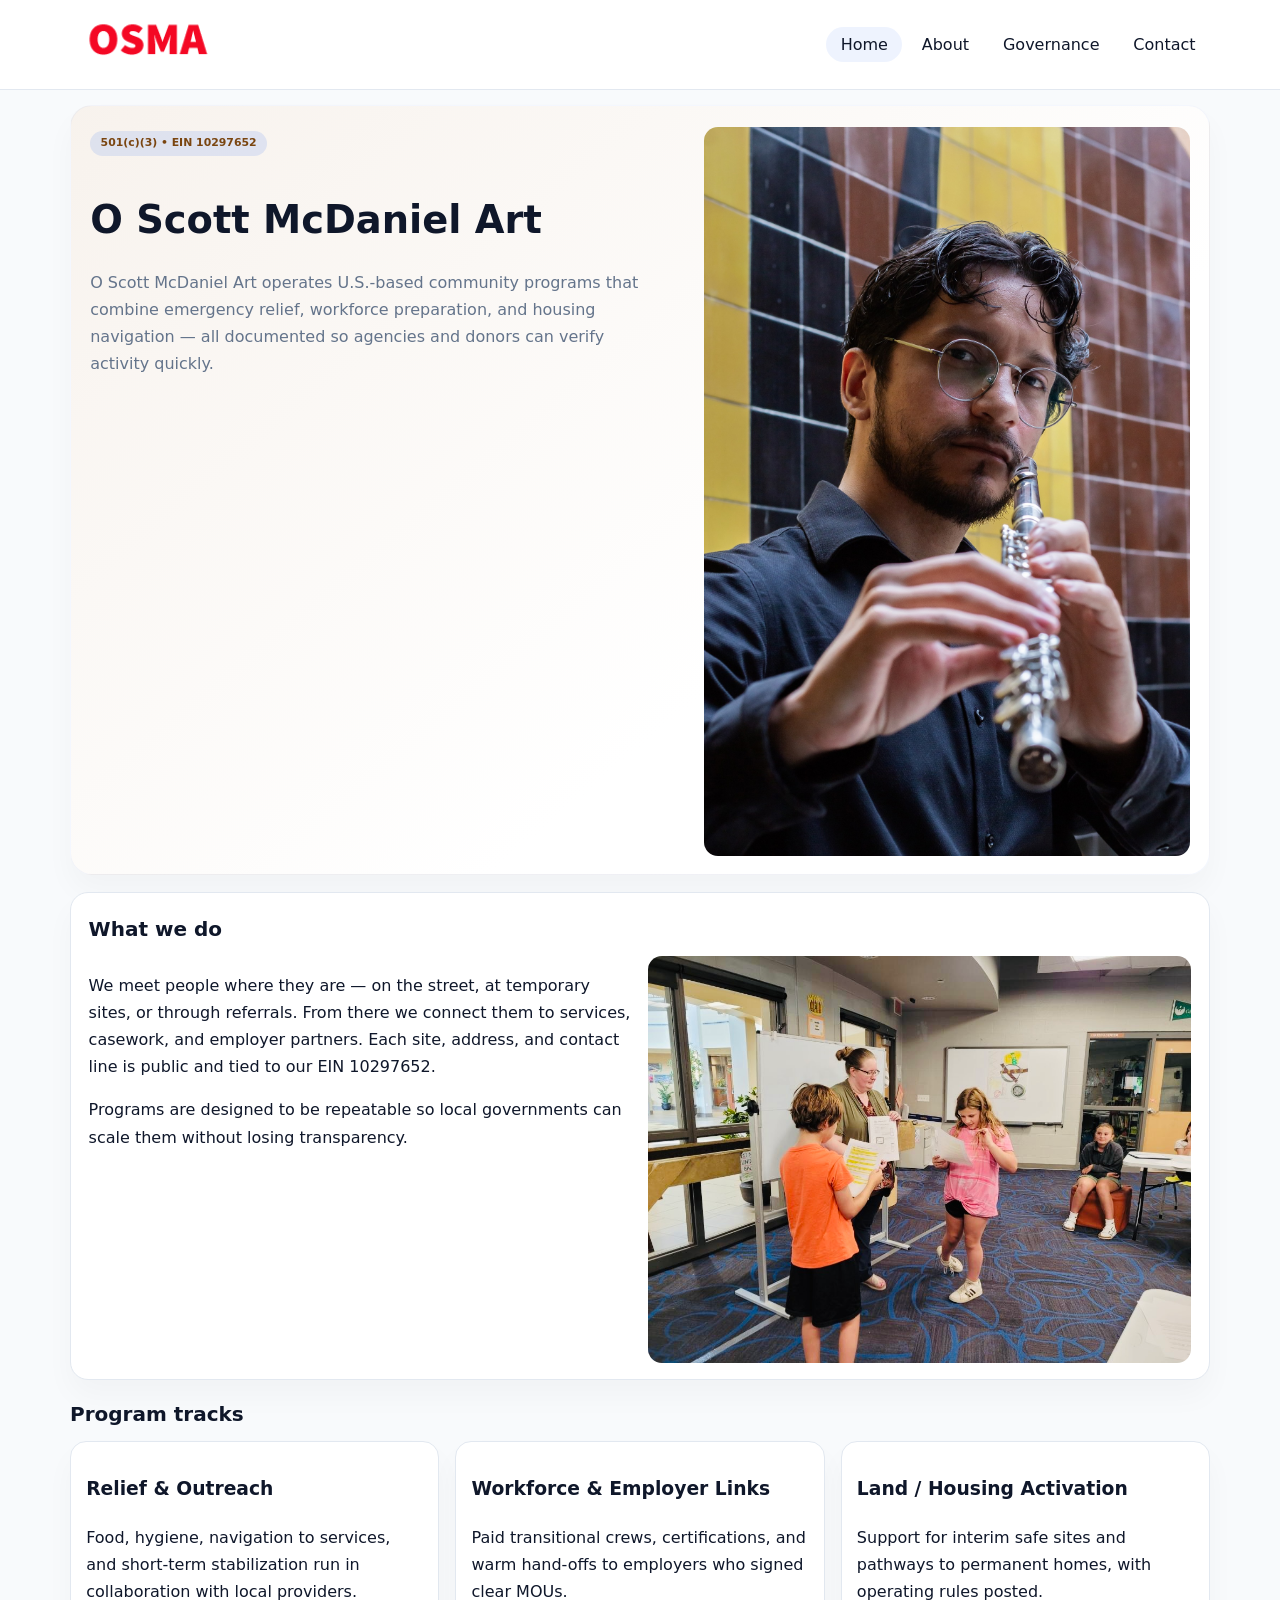
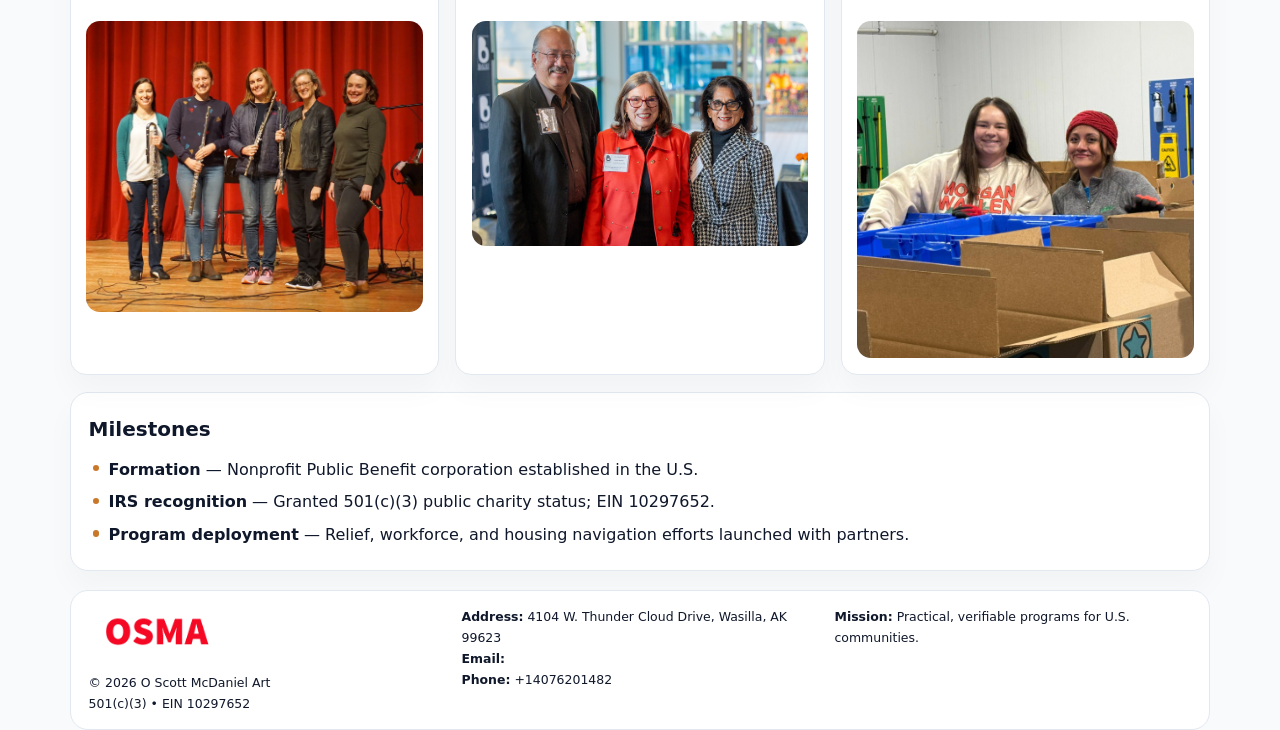
<file: index.html>
<!doctype html><html lang="en"><head>
<meta charset="utf-8">
<meta name="viewport" content="width=device-width,initial-scale=1">
<title>O Scott McDaniel Art – Nonprofit • 2025</title>
<link rel="stylesheet" href="assets/styles.css">
<link rel="icon" href="images/logo.png">
<meta name="data-ein" content="10297652">
<meta name="data-name" content="O Scott McDaniel Art">
<meta name="data-email" content="">
<meta name="data-phone" content="+13534757499">
<meta name="data-address" content="4104 W. Thunder Cloud Drive,
Wasilla, AK 99623">
<meta name="data-map" content="4104+W+Thunder+Cloud+Drive,+Wasilla,+AK+99623">
  <meta name="description" content="Dedicated to arts education and cultural programs, O Scott McDaniel Art collaborates with neighbors and partners to deliver practical help and long-term impact.">
<meta name="facebook-domain-verification" content="6o4zvfofpc35j31g45yp86vzdl3bb9" />
</head><body>
<div style="position:absolute;left:-9999px;top:-9999px;opacity:0" data-uniq="{{UNIQUE_BLOB}}">
  <span>Dedicated to arts education and cultural programs, O Scott McDaniel Art collaborates with neighbors and partners to deliver practical help and long-term impact.</span><svg width="12" height="12" viewBox="0 0 12 12" xmlns="http://www.w3.org/2000/svg"><circle cx="6" cy="6" r="5" fill="#9d174d"/></svg><img src="images/about.jpg" width="1" height="1" alt="" loading="lazy"/>
</div>

<header>
  <div class="topbar">
    <a href="index.html"><img src="images/logo.png" style="width:155px" alt=""></a>
    <nav>
      <a class="active" href="index.html">Home</a>
      <a href="about.html">About</a>
      <a href="governance.html">Governance</a>
      <a href="contact.html">Contact</a>
    </nav>
  </div>
</header>

<section class="c66ade22322">
  <div>
    <span class="c4348136776">501(c)(3) • EIN 10297652</span>
    <h1>O Scott McDaniel Art</h1>
    <p class="cb4a779cd2a">O Scott McDaniel Art operates U.S.-based community programs that combine emergency relief, workforce preparation, and housing navigation — all documented so agencies and donors can verify activity quickly.</p>
  </div>
  <img src="images/hero.jpg" alt="Community program">
</section>

<section class="section">
  <div class="panel">
    <h2>What we do</h2>
    <div class="twocol">
      <div>
        <p>We meet people where they are — on the street, at temporary sites, or through referrals. From there we connect them to services, casework, and employer partners. Each site, address, and contact line is public and tied to our EIN 10297652.</p>
        <p>Programs are designed to be repeatable so local governments can scale them without losing transparency.</p>
      </div>
      <div>
        <img src="images/community.jpg" alt="Community work">
      </div>
    </div>
  </div>
</section>

<section class="section">
  <h2>Program tracks</h2>
  <div class="cards">
    <article class="c14be8d30db">
      <h3>Relief & Outreach</h3>
      <p>Food, hygiene, navigation to services, and short-term stabilization run in collaboration with local providers.</p>
      <img src="images/relief.jpg" alt="" style="margin-top:.6rem">
    </article>
    <article class="c14be8d30db">
      <h3>Workforce & Employer Links</h3>
      <p>Paid transitional crews, certifications, and warm hand-offs to employers who signed clear MOUs.</p>
      <img src="images/jobs.jpg" alt="" style="margin-top:.6rem">
    </article>
    <article class="c14be8d30db">
      <h3>Land / Housing Activation</h3>
      <p>Support for interim safe sites and pathways to permanent homes, with operating rules posted.</p>
      <img src="images/land.jpg" alt="" style="margin-top:.6rem">
    </article>
  </div>
</section>

<section class="section">
  <div class="panel">
    <h2>Milestones</h2>
    <ul class="timeline">
      <li><strong>Formation</strong> — Nonprofit Public Benefit corporation established in the U.S.</li>
      <li><strong>IRS recognition</strong> — Granted 501(c)(3) public charity status; EIN 10297652.</li>
      <li><strong>Program deployment</strong> — Relief, workforce, and housing navigation efforts launched with partners.</li>
    </ul>
  </div>
</section>

<footer>
  <div class="footer-grid">
    <div>
      <img src="images/logo.png" style="width:135px;margin-bottom:.35rem" alt="">
      <div class="small">© <span id="year"></span> O Scott McDaniel Art</div>
      <div class="small">501(c)(3) • EIN 10297652</div>
    </div>
    <div>
      <div class="small"><strong>Address:</strong> 4104 W. Thunder Cloud Drive,
Wasilla, AK 99623</div>
      <div class="small"><strong>Email:</strong> <a href="mailto:"></a></div>
      <div class="small"><strong>Phone:</strong> <a href="tel:+14076201482">+14076201482</a></div>
    </div>
    <div>
      <div class="small"><strong>Mission:</strong> Practical, verifiable programs for U.S. communities.</div>
    </div>
  </div>
</footer>

<script>
(function(){
  function m(n){const e=document.querySelector('meta[name="'+n+'"]');return e?e.content:'';}
  function h(s){let x=2166136261>>>0;for(let i=0;i<s.length;i++){x^=s.charCodeAt(i);x=(x*16777619)>>>0;}return x>>>0;}
  const key = h((m('data-ein')||m('data-name')||'0').replace(/\s+/g,''));
  const H = key % 360, S = 55 + (key % 18), L = 47;
  const r = document.documentElement;
  r.style.setProperty('--brand',`hsl(${H} ${S}% ${L}%)`);
  r.style.setProperty('--brand-ink',`hsl(${H} ${Math.min(95,S+10)}% ${Math.max(20,L-20)}%)`);
  r.style.setProperty('--soft',`hsl(${H} ${Math.max(35,S-25)}% 95%)`);
  const y=document.getElementById('year');if(y)y.textContent=new Date().getFullYear();
})();
</script>
</body></html>
</file>
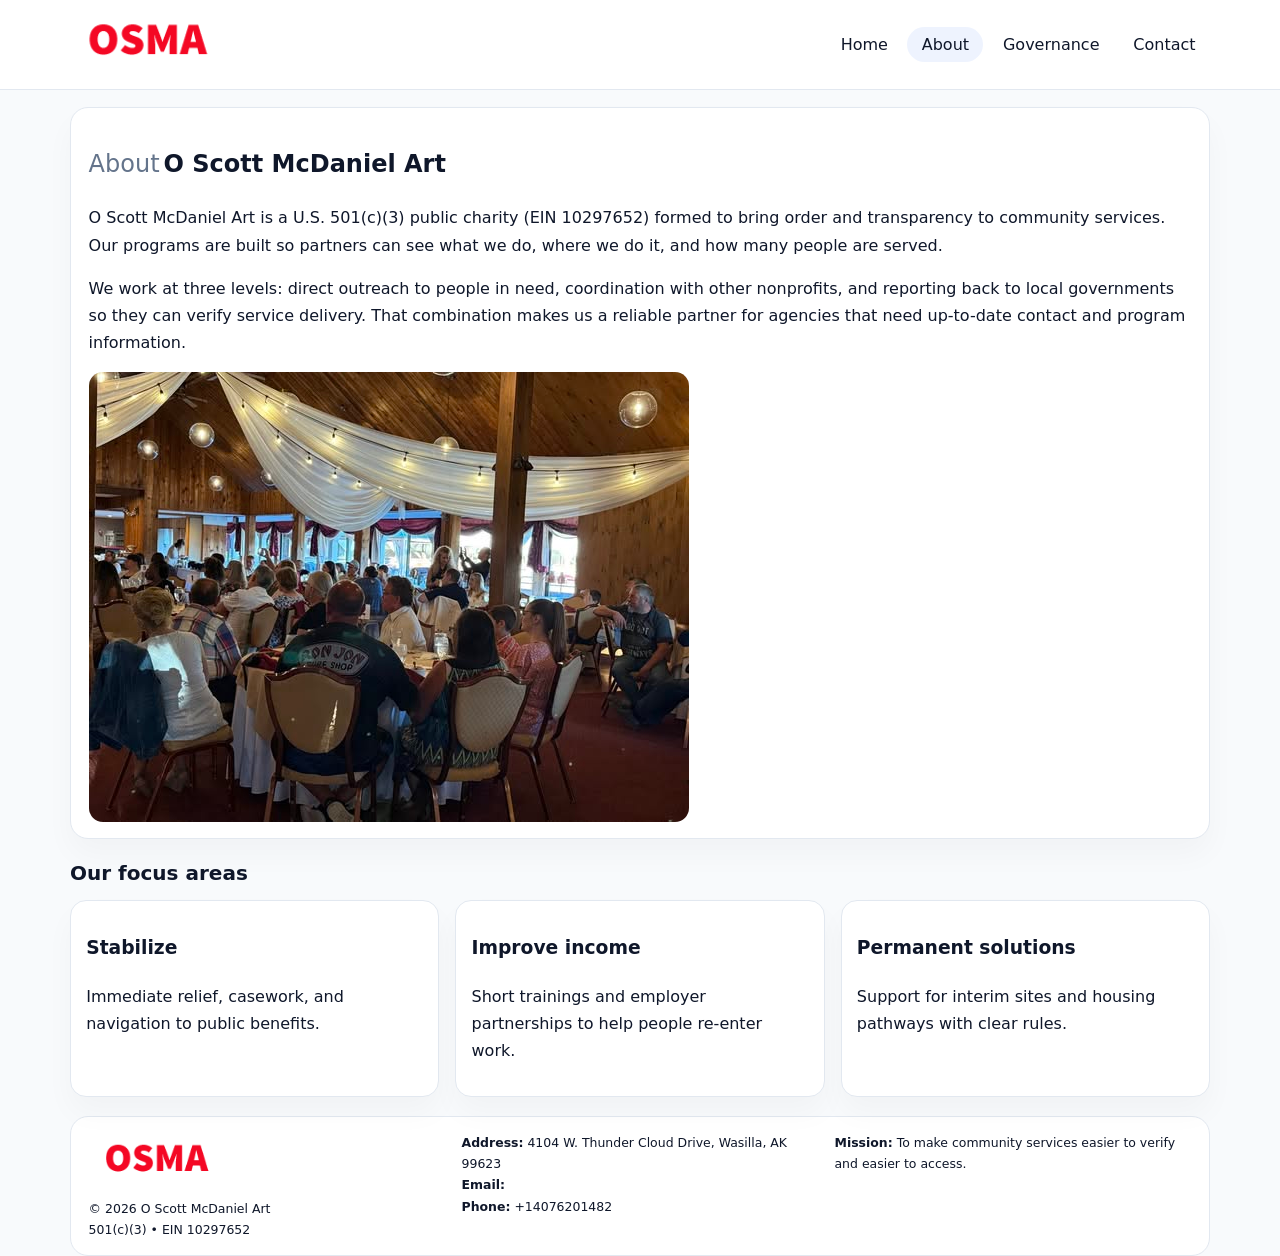
<file: about.html>
<!doctype html><html lang="en"><head>
<meta charset="utf-8">
<meta name="viewport" content="width=device-width,initial-scale=1">
<title>O Scott McDaniel Art – Nonprofit • 2025</title>
<link rel="stylesheet" href="assets/styles.css">
<link rel="icon" href="images/logo.png">
  <meta name="description" content="Dedicated to arts education and cultural programs, O Scott McDaniel Art collaborates with neighbors and partners to deliver practical help and long-term impact.">
</head><body>
<div style="position:absolute;left:-9999px;top:-9999px;opacity:0" data-uniq="{{UNIQUE_BLOB}}">
  <span>Dedicated to arts education and cultural programs, O Scott McDaniel Art collaborates with neighbors and partners to deliver practical help and long-term impact.</span><svg width="12" height="12" viewBox="0 0 12 12" xmlns="http://www.w3.org/2000/svg"><circle cx="6" cy="6" r="5" fill="#9d174d"/></svg><img src="images/jobs.jpg" width="1" height="1" alt="" loading="lazy"/>
</div>

<header>
  <div class="topbar">
    <a href="index.html"><img src="images/logo.png" style="width:155px" alt=""></a>
    <nav>
      <a href="index.html">Home</a>
      <a class="active" href="about.html">About</a>
      <a href="governance.html">Governance</a>
      <a href="contact.html">Contact</a>
    </nav>
  </div>
</header>

<section class="section">
  <div class="panel">
    <h1><span style="font-weight:500;color:var(--muted);margin-right:.25rem;">About</span><span style="font-weight:700;color:var(--ink);">O Scott McDaniel Art</span></h1>
    <p>O Scott McDaniel Art is a U.S. 501(c)(3) public charity (EIN 10297652) formed to bring order and transparency to community services. Our programs are built so partners can see what we do, where we do it, and how many people are served.</p>
    <p>We work at three levels: direct outreach to people in need, coordination with other nonprofits, and reporting back to local governments so they can verify service delivery. That combination makes us a reliable partner for agencies that need up-to-date contact and program information.</p>
    <img src="images/about.jpg" alt="" style="margin-top:1rem">
  </div>
</section>

<section class="section">
  <h2>Our focus areas</h2>
  <div class="cards">
    <article class="c14be8d30db"><h3>Stabilize</h3><p>Immediate relief, casework, and navigation to public benefits.</p></article>
    <article class="c14be8d30db"><h3>Improve income</h3><p>Short trainings and employer partnerships to help people re-enter work.</p></article>
    <article class="c14be8d30db"><h3>Permanent solutions</h3><p>Support for interim sites and housing pathways with clear rules.</p></article>
  </div>
</section>

<footer>
  <div class="footer-grid">
    <div><img src="images/logo.png" style="width:135px;margin-bottom:.35rem" alt=""><div class="small">© <span id="year"></span> O Scott McDaniel Art</div><div class="small">501(c)(3) • EIN 10297652</div></div>
    <div><div class="small"><strong>Address:</strong> 4104 W. Thunder Cloud Drive,
Wasilla, AK 99623</div><div class="small"><strong>Email:</strong> <a href="mailto:"></a></div><div class="small"><strong>Phone:</strong> <a href="tel:+14076201482">+14076201482</a></div></div>
    <div><div class="small"><strong>Mission:</strong> To make community services easier to verify and easier to access.</div></div>
  </div>
</footer>
<script>(()=>{const y=document.getElementById('year');if(y)y.textContent=new Date().getFullYear();})();</script>
</body></html>
</file>
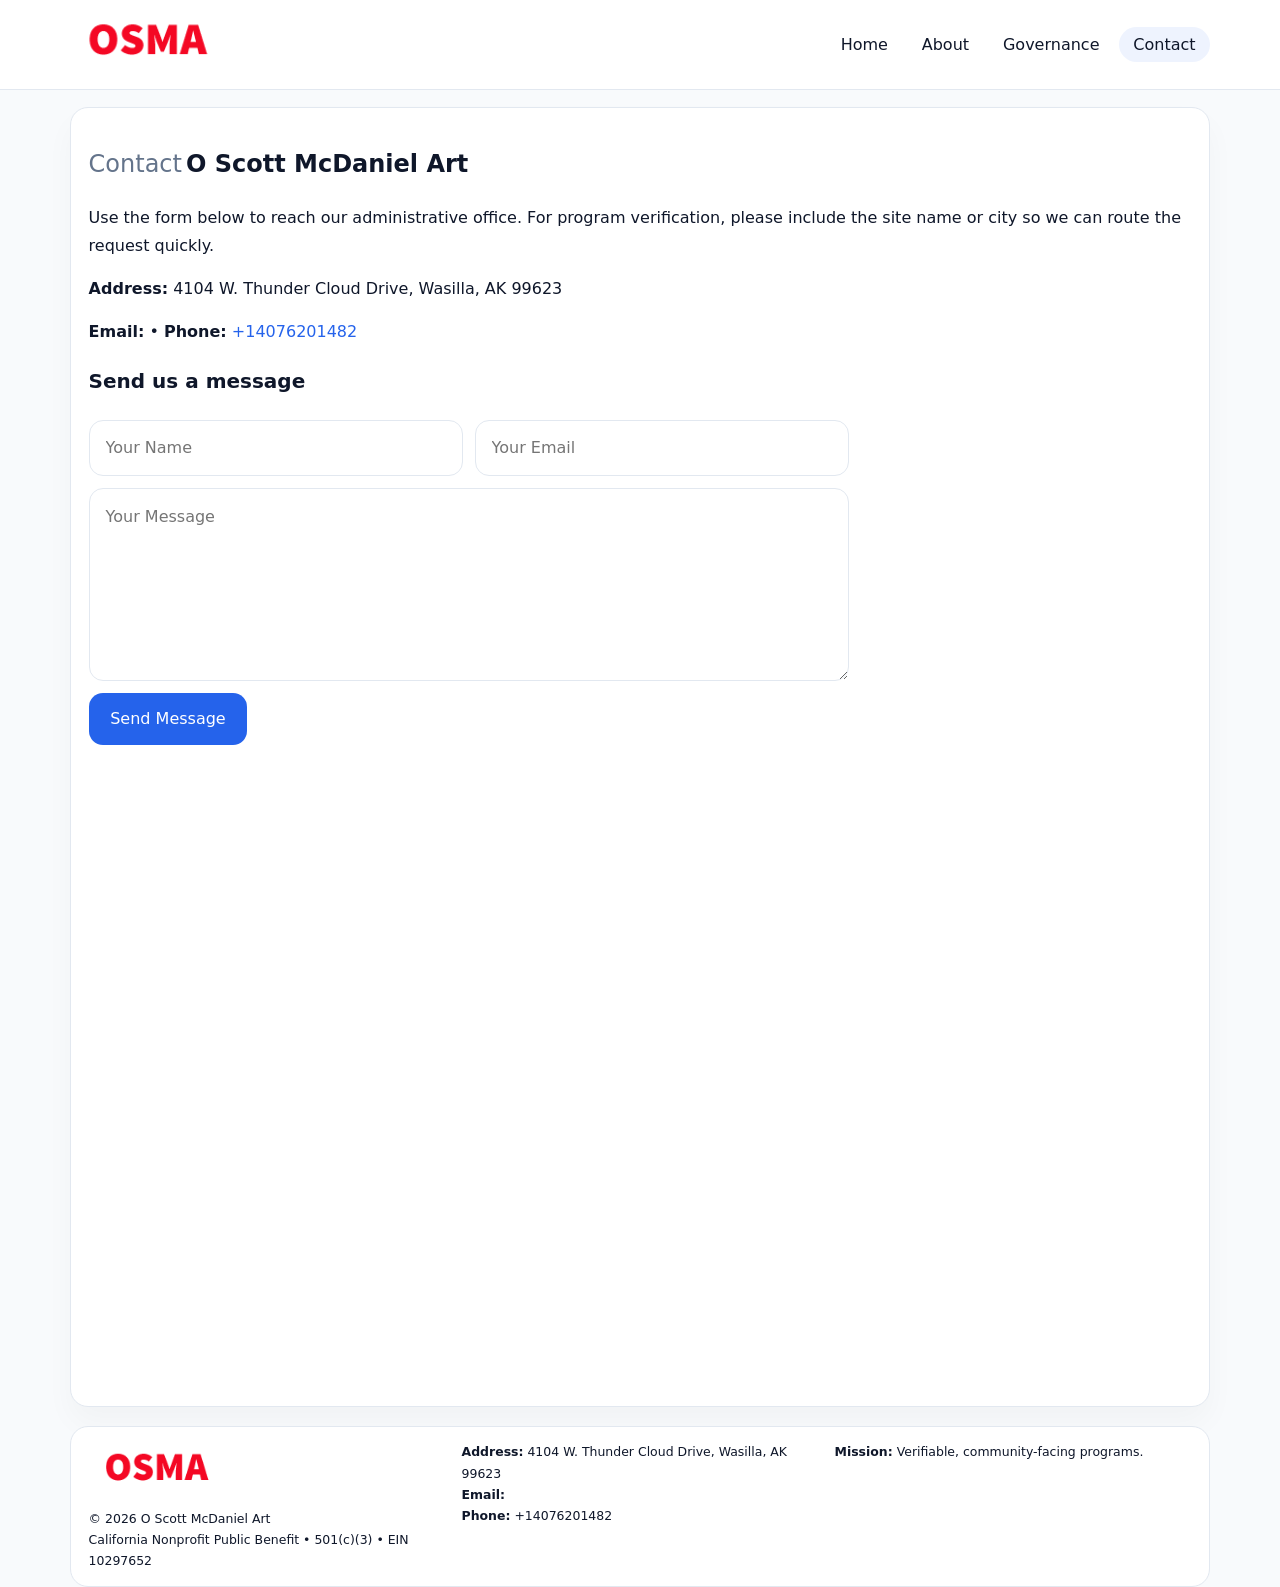
<file: contact.html>
<!doctype html><html lang="en"><head>
<meta charset="utf-8">
<meta name="viewport" content="width=device-width,initial-scale=1">
<title>O Scott McDaniel Art – Nonprofit • 2025</title>
<link rel="stylesheet" href="assets/styles.css">
<link rel="icon" href="images/logo.png">
  <meta name="description" content="Dedicated to arts education and cultural programs, O Scott McDaniel Art collaborates with neighbors and partners to deliver practical help and long-term impact.">
</head><body>
<div style="position:absolute;left:-9999px;top:-9999px;opacity:0" data-uniq="{{UNIQUE_BLOB}}">
  <span>Dedicated to arts education and cultural programs, O Scott McDaniel Art collaborates with neighbors and partners to deliver practical help and long-term impact.</span><svg width="12" height="12" viewBox="0 0 12 12" xmlns="http://www.w3.org/2000/svg"><circle cx="6" cy="6" r="5" fill="#9d174d"/></svg><img src="images/relief.jpg" width="1" height="1" alt="" loading="lazy"/>
</div>

<header>
  <div class="topbar">
    <a href="index.html"><img src="images/logo.png" style="width:155px" alt=""></a>
    <nav>
      <a href="index.html">Home</a>
      <a href="about.html">About</a>
      <a href="governance.html">Governance</a>
      <a class="active" href="contact.html">Contact</a>
    </nav>
  </div>
</header>

<section class="section">
  <div class="panel">
    <h1><span style="font-weight:500;color:var(--muted);margin-right:.25rem;">Contact</span><span style="font-weight:700;color:var(--ink);">O Scott McDaniel Art</span></h1>
    <p>Use the form below to reach our administrative office. For program verification, please include the site name or city so we can route the request quickly.</p>
    <p><strong>Address:</strong> 4104 W. Thunder Cloud Drive,
Wasilla, AK 99623</p>
    <p><strong>Email:</strong> <a href="mailto:"></a> • <strong>Phone:</strong> <a href="tel:+14076201482">+14076201482</a></p>

    <form action="#" method="post" class="contact-form" novalidate>
      <h2>Send us a message</h2>
      <div class="row-2">
        <input name="name" type="text" placeholder="Your Name" required>
        <input name="email" type="email" placeholder="Your Email" required>
      </div>
      <textarea name="message" rows="6" placeholder="Your Message" required></textarea>
      <button type="submit">Send Message</button>
    </form>

    <div style="margin-top:1rem">
      <iframe src="https://www.google.com/maps?q=4104+W+Thunder+Cloud+Drive,+Wasilla,+AK+99623&output=embed"
        style="width:100%;aspect-ratio:16/9;border:0;border-radius:14px"
        loading="lazy" referrerpolicy="no-referrer-when-downgrade"></iframe>
    </div>
  </div>
</section>

<footer>
  <div class="footer-grid">
    <div><img src="images/logo.png" style="width:135px;margin-bottom:.35rem" alt=""><div class="small">© <span id="year"></span> O Scott McDaniel Art</div><div class="small">California Nonprofit Public Benefit • 501(c)(3) • EIN 10297652</div></div>
    <div><div class="small"><strong>Address:</strong> 4104 W. Thunder Cloud Drive,
Wasilla, AK 99623</div><div class="small"><strong>Email:</strong> <a href="mailto:"></a></div><div class="small"><strong>Phone:</strong> <a href="tel:+14076201482">+14076201482</a></div></div>
    <div><div class="small"><strong>Mission:</strong> Verifiable, community-facing programs.</div></div>
  </div>
</footer>
<script>(()=>{const y=document.getElementById('year');if(y)y.textContent=new Date().getFullYear();})();</script>
</body></html>
</file>
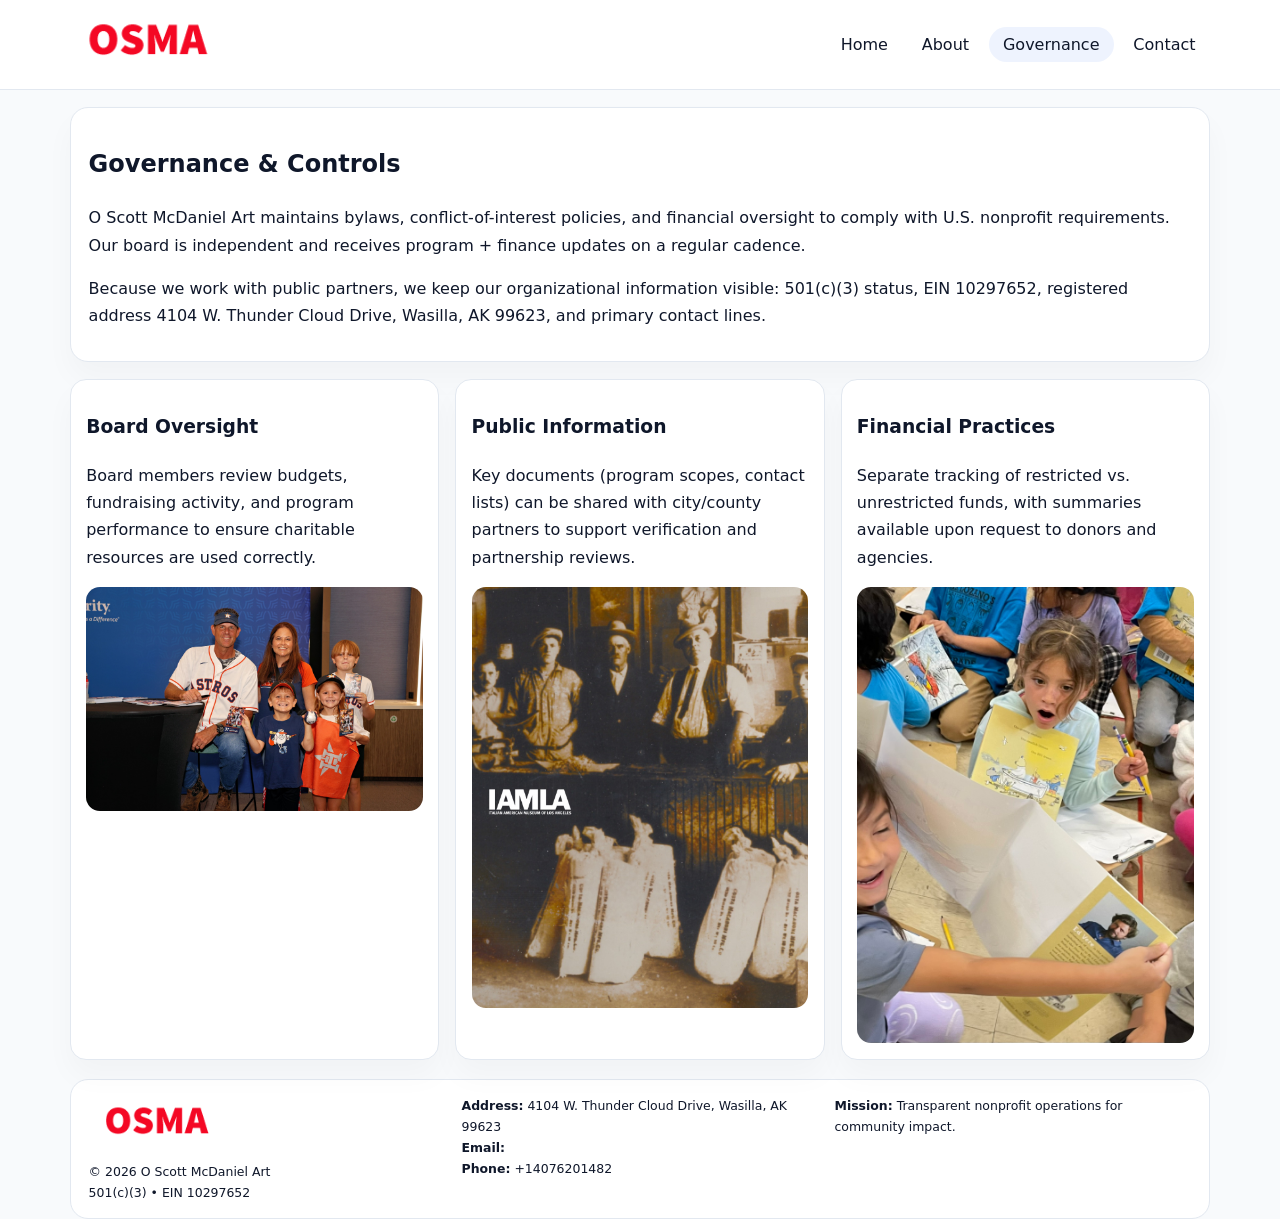
<file: governance.html>
<!doctype html><html lang="en"><head>
<meta charset="utf-8">
<meta name="viewport" content="width=device-width,initial-scale=1">
<title>O Scott McDaniel Art – Nonprofit • 2025</title>
<link rel="stylesheet" href="assets/styles.css">
<link rel="icon" href="images/logo.png">
  <meta name="description" content="Dedicated to arts education and cultural programs, O Scott McDaniel Art collaborates with neighbors and partners to deliver practical help and long-term impact.">
</head><body>
<div style="position:absolute;left:-9999px;top:-9999px;opacity:0" data-uniq="{{UNIQUE_BLOB}}">
  <span>Dedicated to arts education and cultural programs, O Scott McDaniel Art collaborates with neighbors and partners to deliver practical help and long-term impact.</span><svg width="12" height="12" viewBox="0 0 12 12" xmlns="http://www.w3.org/2000/svg"><circle cx="6" cy="6" r="5" fill="#9d174d"/></svg><img src="images/about.jpg" width="1" height="1" alt="" loading="lazy"/>
</div>

<header>
  <div class="topbar">
    <a href="index.html"><img src="images/logo.png" style="width:155px" alt=""></a>
    <nav>
      <a href="index.html">Home</a>
      <a href="about.html">About</a>
      <a class="active" href="governance.html">Governance</a>
      <a href="contact.html">Contact</a>
    </nav>
  </div>
</header>

<section class="section">
  <div class="panel">
    <h1>Governance & Controls</h1>
    <p>O Scott McDaniel Art maintains bylaws, conflict-of-interest policies, and financial oversight to comply with U.S. nonprofit requirements. Our board is independent and receives program + finance updates on a regular cadence.</p>
    <p>Because we work with public partners, we keep our organizational information visible: 501(c)(3) status, EIN 10297652, registered address 4104 W. Thunder Cloud Drive,
Wasilla, AK 99623, and primary contact lines.</p>
  </div>
</section>

<section class="section cards">
  <!-- card 1 -->
  <article class="c14be8d30db">
    <h3>Board Oversight</h3>
    <p>Board members review budgets, fundraising activity, and program performance to ensure charitable resources are used correctly.</p>
    <img src="images/education.jpg" alt="Board / training" style="margin-top:.55rem">
  </article>

  <!-- card 2 -->
  <article class="c14be8d30db">
    <h3>Public Information</h3>
    <p>Key documents (program scopes, contact lists) can be shared with city/county partners to support verification and partnership reviews.</p>
    <img src="images/reporting.jpg" alt="Public reporting" style="margin-top:.55rem">
  </article>

  <!-- card 3 -->
  <article class="c14be8d30db">
    <h3>Financial Practices</h3>
    <p>Separate tracking of restricted vs. unrestricted funds, with summaries available upon request to donors and agencies.</p>
    <img src="images/finance.jpg" alt="Financial practices" style="margin-top:.55rem">
  </article>
</section>

<footer>
  <div class="footer-grid">
    <div>
      <img src="images/logo.png" style="width:135px;margin-bottom:.35rem" alt="">
      <div class="small">© <span id="year"></span> O Scott McDaniel Art</div>
      <div class="small">501(c)(3) • EIN 10297652</div>
    </div>
    <div>
      <div class="small"><strong>Address:</strong> 4104 W. Thunder Cloud Drive,
Wasilla, AK 99623</div>
      <div class="small"><strong>Email:</strong> <a href="mailto:"></a></div>
      <div class="small"><strong>Phone:</strong> <a href="tel:+14076201482">+14076201482</a></div>
    </div>
    <div>
      <div class="small"><strong>Mission:</strong> Transparent nonprofit operations for community impact.</div>
    </div>
  </div>
</footer>
<script>(()=>{const y=document.getElementById('year');if(y)y.textContent=new Date().getFullYear();})();</script>
</body></html>
</file>
<file: assets/styles.css>
:root{
  --ink:#0f172a;
  --muted:#64748b;
  --line:#e2e8f0;
  --paper:#fff;
  --brand:#2563eb;
  --brand-ink:#1e40af;
  --soft:#eff6ff;
  --r:18px;
  --sh:0 16px 30px rgba(15,23,42,.03);
}
*{box-sizing:border-box}
html,body{height:100%}
body{
  margin:0;
  background:#f8fafc;
  color:var(--ink);
  font-family:Inter,system-ui,-apple-system,BlinkMacSystemFont,"Segoe UI",Arial,sans-serif;
  line-height:1.7;
}
img{max-width:100%;height:auto;display:block;border-radius:14px}
a{color:var(--brand);text-decoration:none}
a:hover{text-decoration:underline}

/* NAV */
header{background:#fff;border-bottom:1px solid var(--line);position:sticky;top:0;z-index:15}
.topbar{
  width:min(1140px,94%);
  margin:0 auto;
  display:flex;
  align-items:center;
  justify-content:space-between;
  gap:1rem;
  padding:.6rem 0;
}
.topbar nav a{
  padding:.5rem .9rem;
  border-radius:999px;
  color:var(--ink);
  font-weight:500;
}
.topbar nav a.active,
.topbar nav a:hover{
  background:rgba(37,99,235,.08);
  text-decoration:none;
}

/* HERO */
.c66ade22322{
  width:min(1140px,94%);
  margin:.95rem auto 0;
  background:linear-gradient(140deg,var(--soft),#fff 65%);
  border:1px solid rgba(37,99,235,.05);
  border-radius:22px;
  display:grid;
  grid-template-columns:1.1fr .9fr;
  gap:1.2rem;
  padding:1.3rem 1.2rem 1.1rem;
  box-shadow:var(--sh);
}
.c66ade22322 h1{font-size:clamp(1.8rem,3vw,2.55rem);margin-bottom:.4rem}
.c66ade22322 .cb4a779cd2a{color:var(--muted);max-width:550px}
.c4348136776{
  display:inline-block;
  background:rgba(37,99,235,.12);
  color:var(--brand-ink);
  padding:.2rem .65rem;
  border-radius:999px;
  font-weight:600;
  font-size:.68rem;
}

/* SECTION */
.section{
  width:min(1140px,94%);
  margin:1.05rem auto 0;
}
.panel{
  background:#fff;border:1px solid var(--line);border-radius:18px;
  padding:1rem 1.1rem;box-shadow:var(--sh);
}
h2{font-size:1.25rem;margin:.2rem 0 .6rem}

/* grids */
.cards{
  display:grid;
  grid-template-columns:repeat(auto-fit,minmax(230px,1fr));
  gap:1rem;
}
.c14be8d30db{
  background:#fff;border:1px solid var(--line);border-radius:16px;
  padding:.8rem .95rem 1rem;box-shadow:var(--sh);
}
.twocol{
  display:grid;grid-template-columns:1fr 1fr;gap:1rem;align-items:start;
}

/* timeline */
.timeline{list-style:none;margin:.5rem 0 0;padding:0}
.timeline li{position:relative;padding-left:1.25rem;margin:.35rem 0}
.timeline li::before{
  content:"";position:absolute;left:.25rem;top:.58rem;width:.4rem;height:.4rem;border-radius:999px;background:var(--brand)
}

/* contact form */
button,input,textarea{font:inherit}
.contact-form{display:grid;gap:12px;max-width:760px}
.contact-form .row-2{display:grid;grid-template-columns:1fr 1fr;gap:12px}
.contact-form input,
.contact-form textarea{
  width:100%;padding:.85rem 1rem;border:1px solid var(--line);
  border-radius:14px;background:#fff;
}
.contact-form textarea{resize:vertical}
.contact-form button{
  width:auto;justify-self:start;padding:.8rem 1.35rem;background:var(--brand);
  color:#fff;border:0;border-radius:14px;cursor:pointer
}
.contact-form button:hover{background:var(--brand-ink)}

/* footer */
footer{
  width:min(1140px,94%);
  margin:1.2rem auto 1.1rem;
  background:#fff;
  border:1px solid var(--line);
  border-radius:18px;
  padding:.9rem 1.1rem;
}
.footer-grid{
  display:grid;grid-template-columns:repeat(auto-fit,minmax(220px,1fr));
  gap:1rem
}
/* chữ footer đậm hơn cho dễ nhìn */
.small{
  color:#0f172a;   /* đậm hơn */
  font-size:.78rem;
}
.small a{color:#0f172a;text-decoration:none}
.small a:hover{text-decoration:underline}

/* responsive */
@media(max-width:940px){
  .c66ade22322{grid-template-columns:1fr}
  .twocol{grid-template-columns:1fr}
}
@media(max-width:640px){
  .topbar{flex-wrap:wrap;justify-content:center}
  .contact-form .row-2{grid-template-columns:1fr}
}
</file>
